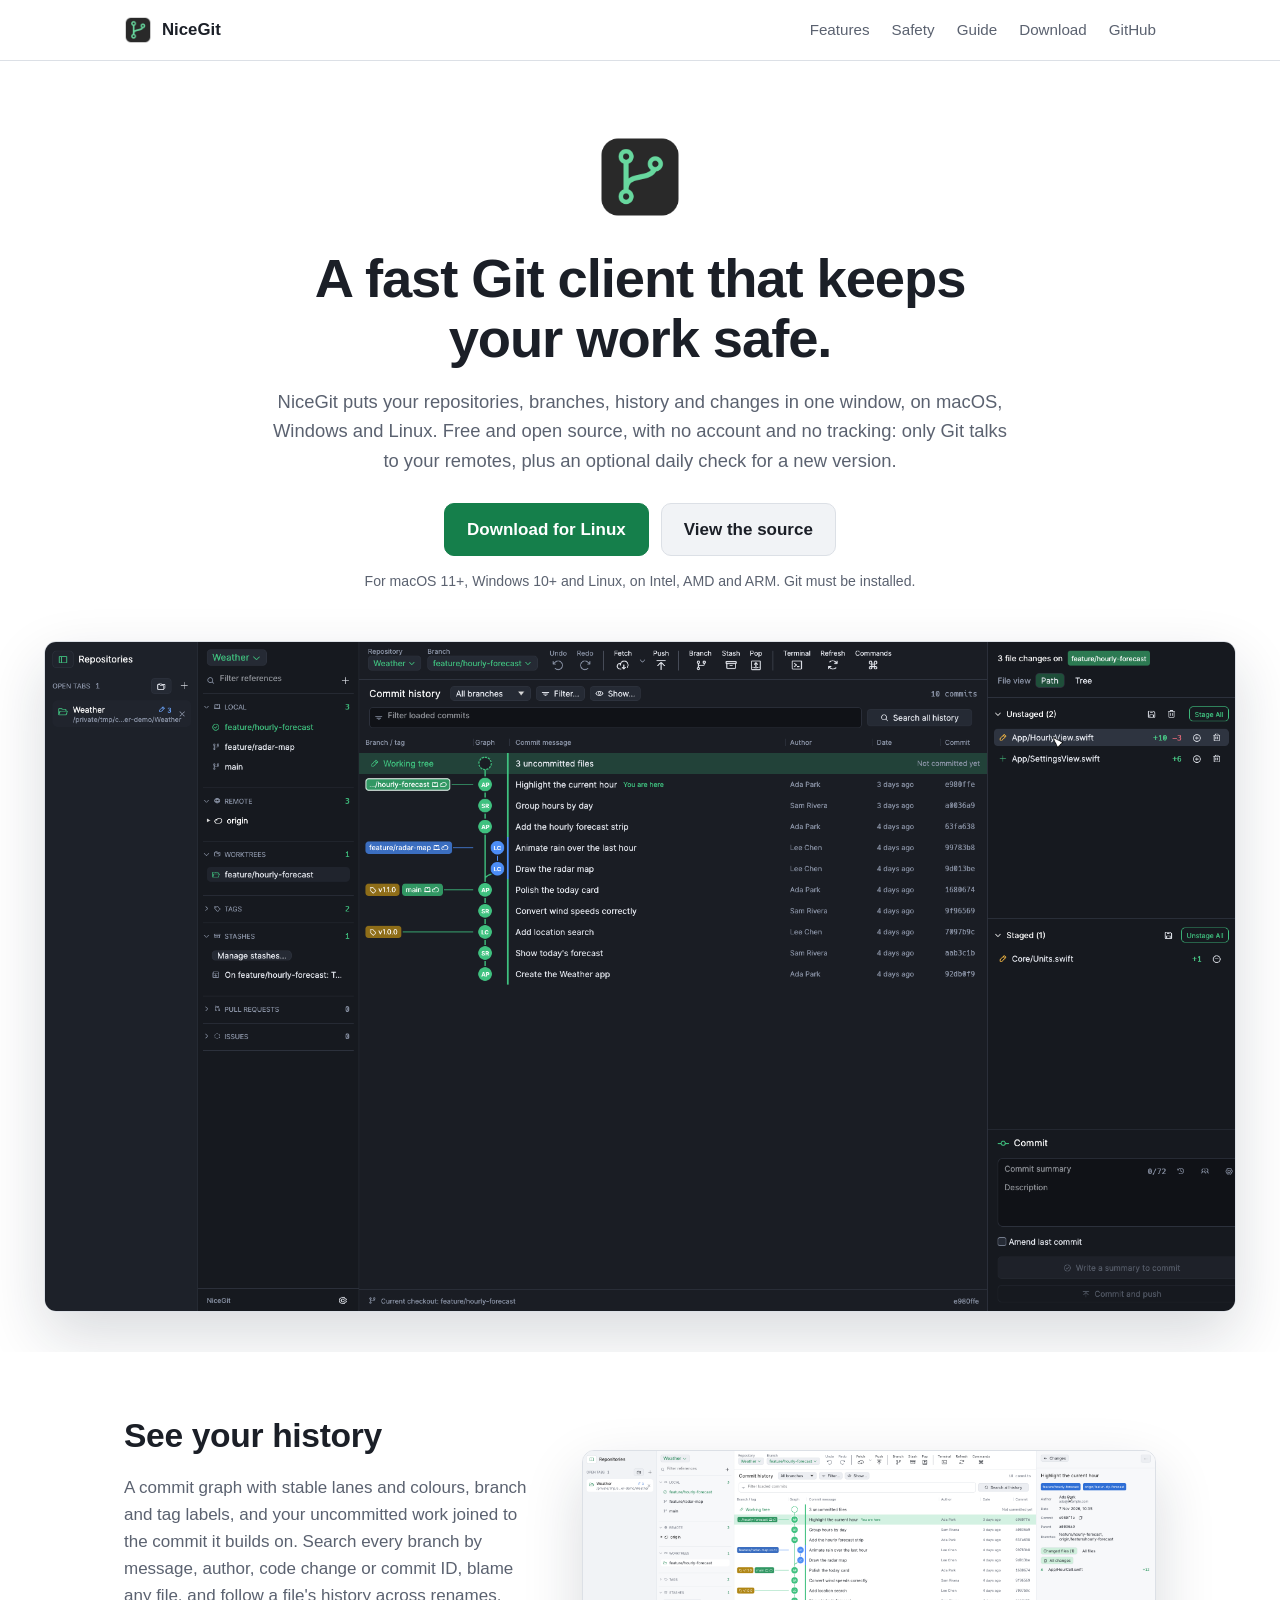
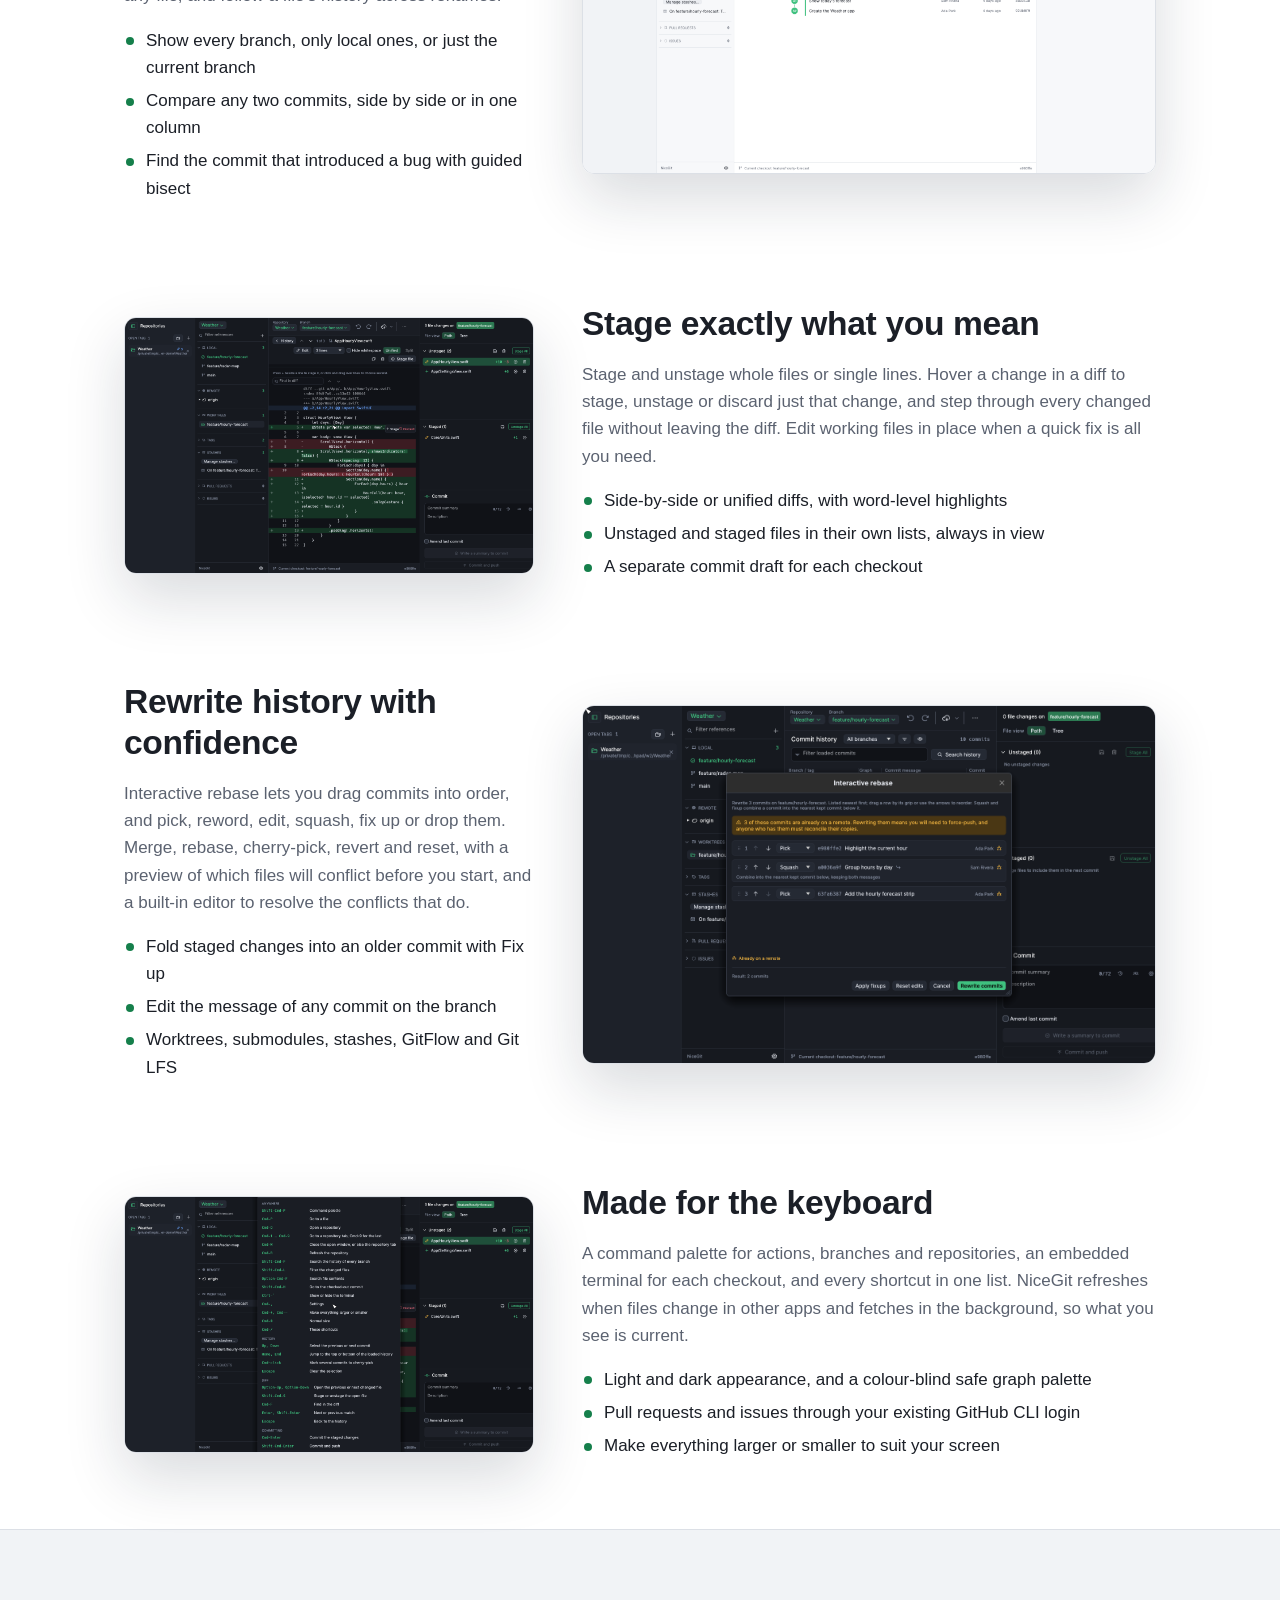
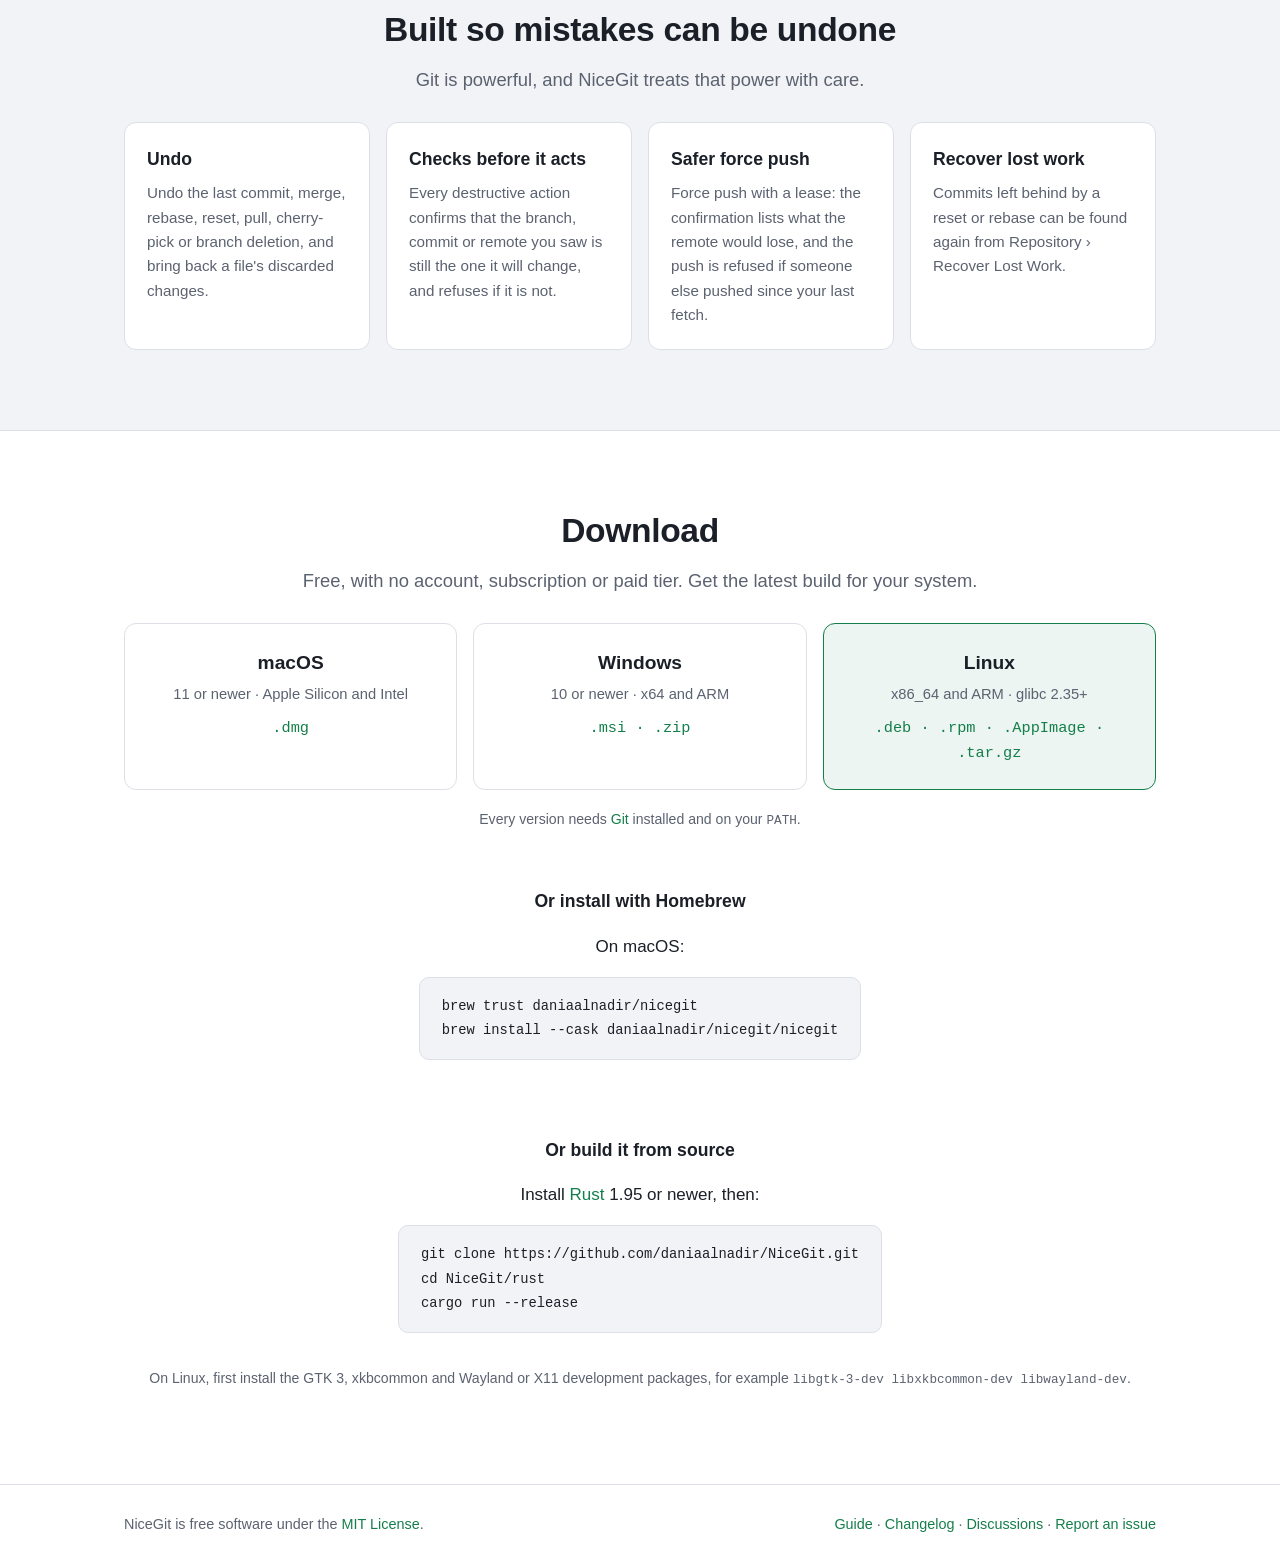
<file: site/index.html>
<!doctype html>
<html lang="en">
<head>
  <meta charset="utf-8">
  <meta name="viewport" content="width=device-width, initial-scale=1">
  <title>NiceGit · A fast, free Git client</title>
  <meta name="description" content="NiceGit is a fast, free and open-source Git client for macOS, Windows and Linux. See your history, stage line by line, and rewrite history safely.">
  <meta property="og:title" content="NiceGit">
  <meta property="og:description" content="A fast, free and open-source Git client for macOS, Windows and Linux.">
  <meta property="og:image" content="https://daniaalnadir.github.io/NiceGit/images/history.png">
  <meta name="color-scheme" content="dark light">
  <link rel="icon" href="images/icon.png">
  <link rel="stylesheet" href="style.css">
</head>
<body>
  <header class="top">
    <div class="wrap top-row">
      <a class="brand" href="#">
        <img src="images/icon.png" alt="" width="28" height="28">
        <span>NiceGit</span>
      </a>
      <nav aria-label="Sections">
        <a href="#features">Features</a>
        <a href="#safety">Safety</a>
        <a href="guide.html">Guide</a>
        <a href="#download">Download</a>
        <a href="https://github.com/daniaalnadir/NiceGit">GitHub</a>
      </nav>
    </div>
  </header>

  <main>
    <section class="hero">
      <div class="wrap">
        <img class="hero-icon" src="images/icon.png" alt="" width="88" height="88">
        <h1>A fast Git client that keeps your work safe.</h1>
        <p class="lead">
          NiceGit puts your repositories, branches, history and changes in one window, on
          macOS, Windows and Linux. Free and open source, with no account and no tracking:
          only Git talks to your remotes, plus an optional daily check for a new version.
        </p>
        <div class="actions">
          <a class="button primary" id="download-primary" href="https://github.com/daniaalnadir/NiceGit/releases/latest">Download NiceGit</a>
          <a class="button" href="https://github.com/daniaalnadir/NiceGit">View the source</a>
        </div>
        <p class="small muted" id="download-note">For macOS 11+, Windows 10+ and Linux, on Intel, AMD and ARM. Git must be installed.</p>
      </div>
      <div class="wrap wide">
        <figure class="shot hero-shot">
          <img src="images/history.png" width="1920" height="1080"
               alt="NiceGit showing a commit graph with three branches and two tags, the authors and dates of each commit, and a list of staged and unstaged files">
        </figure>
      </div>
    </section>

    <section id="features" class="features">
      <div class="wrap">
        <div class="feature">
          <div class="text">
            <h2>See your history</h2>
            <p>
              A commit graph with stable lanes and colours, branch and tag labels, and your
              uncommitted work joined to the commit it builds on. Search every branch by
              message, author, code change or commit ID, blame any file, and follow a file's
              history across renames.
            </p>
            <ul>
              <li>Show every branch, only local ones, or just the current branch</li>
              <li>Compare any two commits, side by side or in one column</li>
              <li>Find the commit that introduced a bug with guided bisect</li>
            </ul>
          </div>
          <figure class="shot">
            <img src="images/inspector-light.png" width="1920" height="1080" loading="lazy"
                 alt="The light appearance, with a commit selected and its author, date, branches and changed files shown in the inspector">
          </figure>
        </div>

        <div class="feature flip">
          <div class="text">
            <h2>Stage exactly what you mean</h2>
            <p>
              Stage and unstage whole files or single lines. Hover a change in a diff to stage,
              unstage or discard just that change, and step through every changed file without
              leaving the diff. Edit working files in place when a quick fix is all you need.
            </p>
            <ul>
              <li>Side-by-side or unified diffs, with word-level highlights</li>
              <li>Unstaged and staged files in their own lists, always in view</li>
              <li>A separate commit draft for each checkout</li>
            </ul>
          </div>
          <figure class="shot">
            <img src="images/stage-lines.png" width="1440" height="900" loading="lazy"
                 alt="A diff of a Swift file with the changed words highlighted, and Stage and Discard buttons beside the change under the pointer">
          </figure>
        </div>

        <div class="feature">
          <div class="text">
            <h2>Rewrite history with confidence</h2>
            <p>
              Interactive rebase lets you drag commits into order, and pick, reword, edit,
              squash, fix up or drop them. Merge, rebase, cherry-pick, revert and reset, with a
              preview of which files will conflict before you start, and a built-in editor to
              resolve the conflicts that do.
            </p>
            <ul>
              <li>Fold staged changes into an older commit with Fix up</li>
              <li>Edit the message of any commit on the branch</li>
              <li>Worktrees, submodules, stashes, GitFlow and Git LFS</li>
            </ul>
          </div>
          <figure class="shot">
            <img src="images/rebase.png" width="1440" height="900" loading="lazy"
                 alt="The interactive rebase window listing three commits, one set to Squash, with a warning that they are already on a remote">
          </figure>
        </div>

        <div class="feature flip">
          <div class="text">
            <h2>Made for the keyboard</h2>
            <p>
              A command palette for actions, branches and repositories, an embedded terminal
              for each checkout, and every shortcut in one list. NiceGit refreshes when files
              change in other apps and fetches in the background, so what you see is current.
            </p>
            <ul>
              <li>Light and dark appearance, and a colour-blind safe graph palette</li>
              <li>Pull requests and issues through your existing GitHub CLI login</li>
              <li>Make everything larger or smaller to suit your screen</li>
            </ul>
          </div>
          <figure class="shot">
            <img src="images/shortcuts.png" width="1440" height="900" loading="lazy"
                 alt="The keyboard shortcuts list, grouped into Anywhere, History, Diff and Committing">
          </figure>
        </div>
      </div>
    </section>

    <section id="safety" class="safety">
      <div class="wrap">
        <h2>Built so mistakes can be undone</h2>
        <p class="lead">Git is powerful, and NiceGit treats that power with care.</p>
        <div class="cards">
          <div class="card">
            <h3>Undo</h3>
            <p>Undo the last commit, merge, rebase, reset, pull, cherry-pick or branch deletion, and bring back a file's discarded changes.</p>
          </div>
          <div class="card">
            <h3>Checks before it acts</h3>
            <p>Every destructive action confirms that the branch, commit or remote you saw is still the one it will change, and refuses if it is not.</p>
          </div>
          <div class="card">
            <h3>Safer force push</h3>
            <p>Force push with a lease: the confirmation lists what the remote would lose, and the push is refused if someone else pushed since your last fetch.</p>
          </div>
          <div class="card">
            <h3>Recover lost work</h3>
            <p>Commits left behind by a reset or rebase can be found again from Repository › Recover Lost Work.</p>
          </div>
        </div>
      </div>
    </section>

    <section id="download" class="download">
      <div class="wrap">
        <h2>Download</h2>
        <p class="lead">Free, with no account, subscription or paid tier. Get the latest build for your system.</p>
        <div class="platforms">
          <a class="platform" data-os="mac" href="https://github.com/daniaalnadir/NiceGit/releases/latest">
            <strong>macOS</strong>
            <span>11 or newer · Apple Silicon and Intel</span>
            <code>.dmg</code>
          </a>
          <a class="platform" data-os="windows" href="https://github.com/daniaalnadir/NiceGit/releases/latest">
            <strong>Windows</strong>
            <span>10 or newer · x64 and ARM</span>
            <code>.msi · .zip</code>
          </a>
          <a class="platform" data-os="linux" href="https://github.com/daniaalnadir/NiceGit/releases/latest">
            <strong>Linux</strong>
            <span>x86_64 and ARM · glibc 2.35+</span>
            <code>.deb · .rpm · .AppImage · .tar.gz</code>
          </a>
        </div>
        <p class="muted small">Every version needs <a href="https://git-scm.com/downloads">Git</a> installed and on your <code>PATH</code>.</p>

        <h3 class="build-title">Or install with Homebrew</h3>
        <p>On macOS:</p>
        <pre><code>brew trust daniaalnadir/nicegit
brew install --cask daniaalnadir/nicegit/nicegit</code></pre>

        <h3 class="build-title">Or build it from source</h3>
        <p>Install <a href="https://rustup.rs">Rust</a> 1.95 or newer, then:</p>
        <pre><code>git clone https://github.com/daniaalnadir/NiceGit.git
cd NiceGit/rust
cargo run --release</code></pre>
        <p class="muted small">
          On Linux, first install the GTK 3, xkbcommon and Wayland or X11 development packages,
          for example <code>libgtk-3-dev libxkbcommon-dev libwayland-dev</code>.
        </p>
      </div>
    </section>
  </main>

  <footer>
    <div class="wrap footer-row">
      <span>NiceGit is free software under the <a href="https://github.com/daniaalnadir/NiceGit/blob/main/LICENSE">MIT License</a>.</span>
      <span>
        <a href="guide.html">Guide</a> ·
        <a href="https://github.com/daniaalnadir/NiceGit/blob/main/CHANGELOG.md">Changelog</a> ·
        <a href="https://github.com/daniaalnadir/NiceGit/discussions">Discussions</a> ·
        <a href="https://github.com/daniaalnadir/NiceGit/issues">Report an issue</a>
      </span>
    </div>
  </footer>

  <script>
    // Name the visitor's system on the main button and highlight its download.
    (function () {
      var ua = navigator.userAgent;
      var os = /Mac/.test(ua) && !/iPhone|iPad/.test(ua) ? "mac" : /Windows/.test(ua) ? "windows" : /Linux/.test(ua) && !/Android/.test(ua) ? "linux" : null;
      var names = { mac: "macOS", windows: "Windows", linux: "Linux" };
      if (!os) return;
      document.getElementById("download-primary").textContent = "Download for " + names[os];
      var card = document.querySelector('.platform[data-os="' + os + '"]');
      if (card) card.classList.add("current");
    })();
  </script>
</body>
</html>
</file>
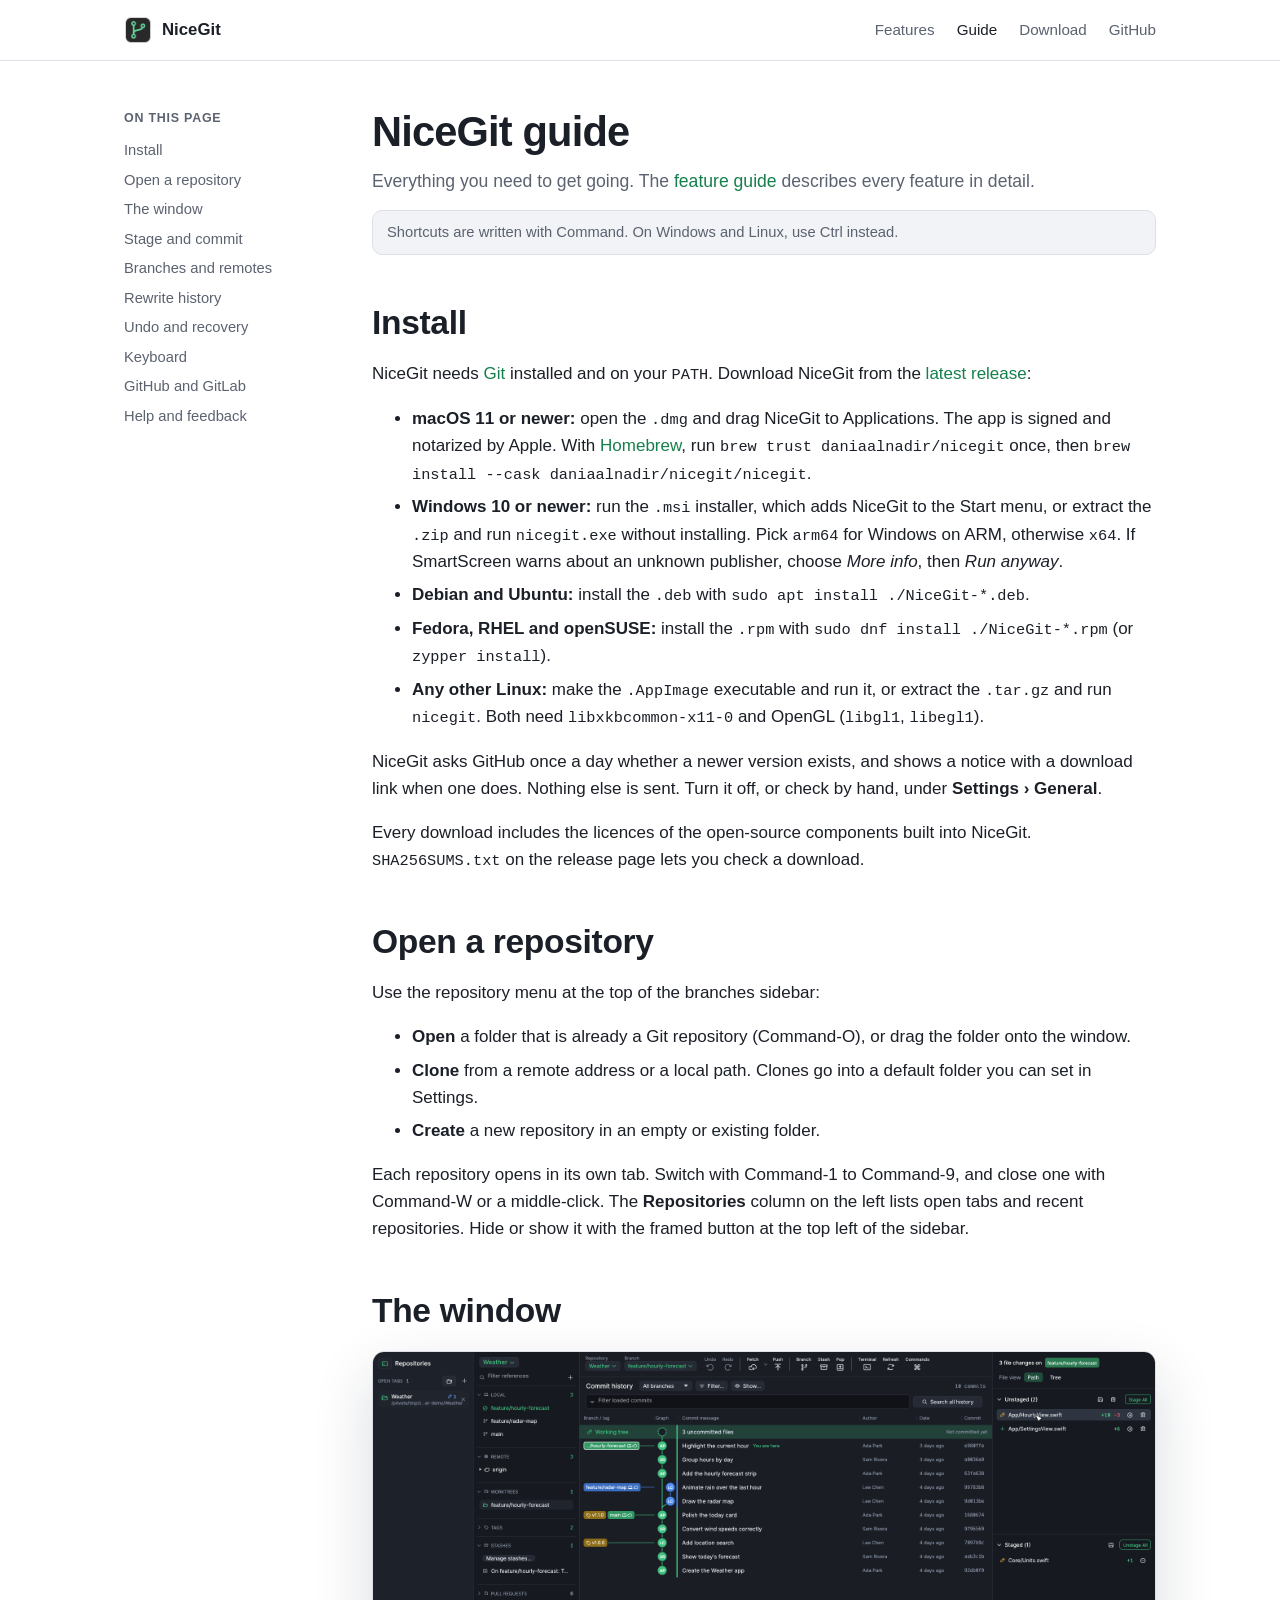
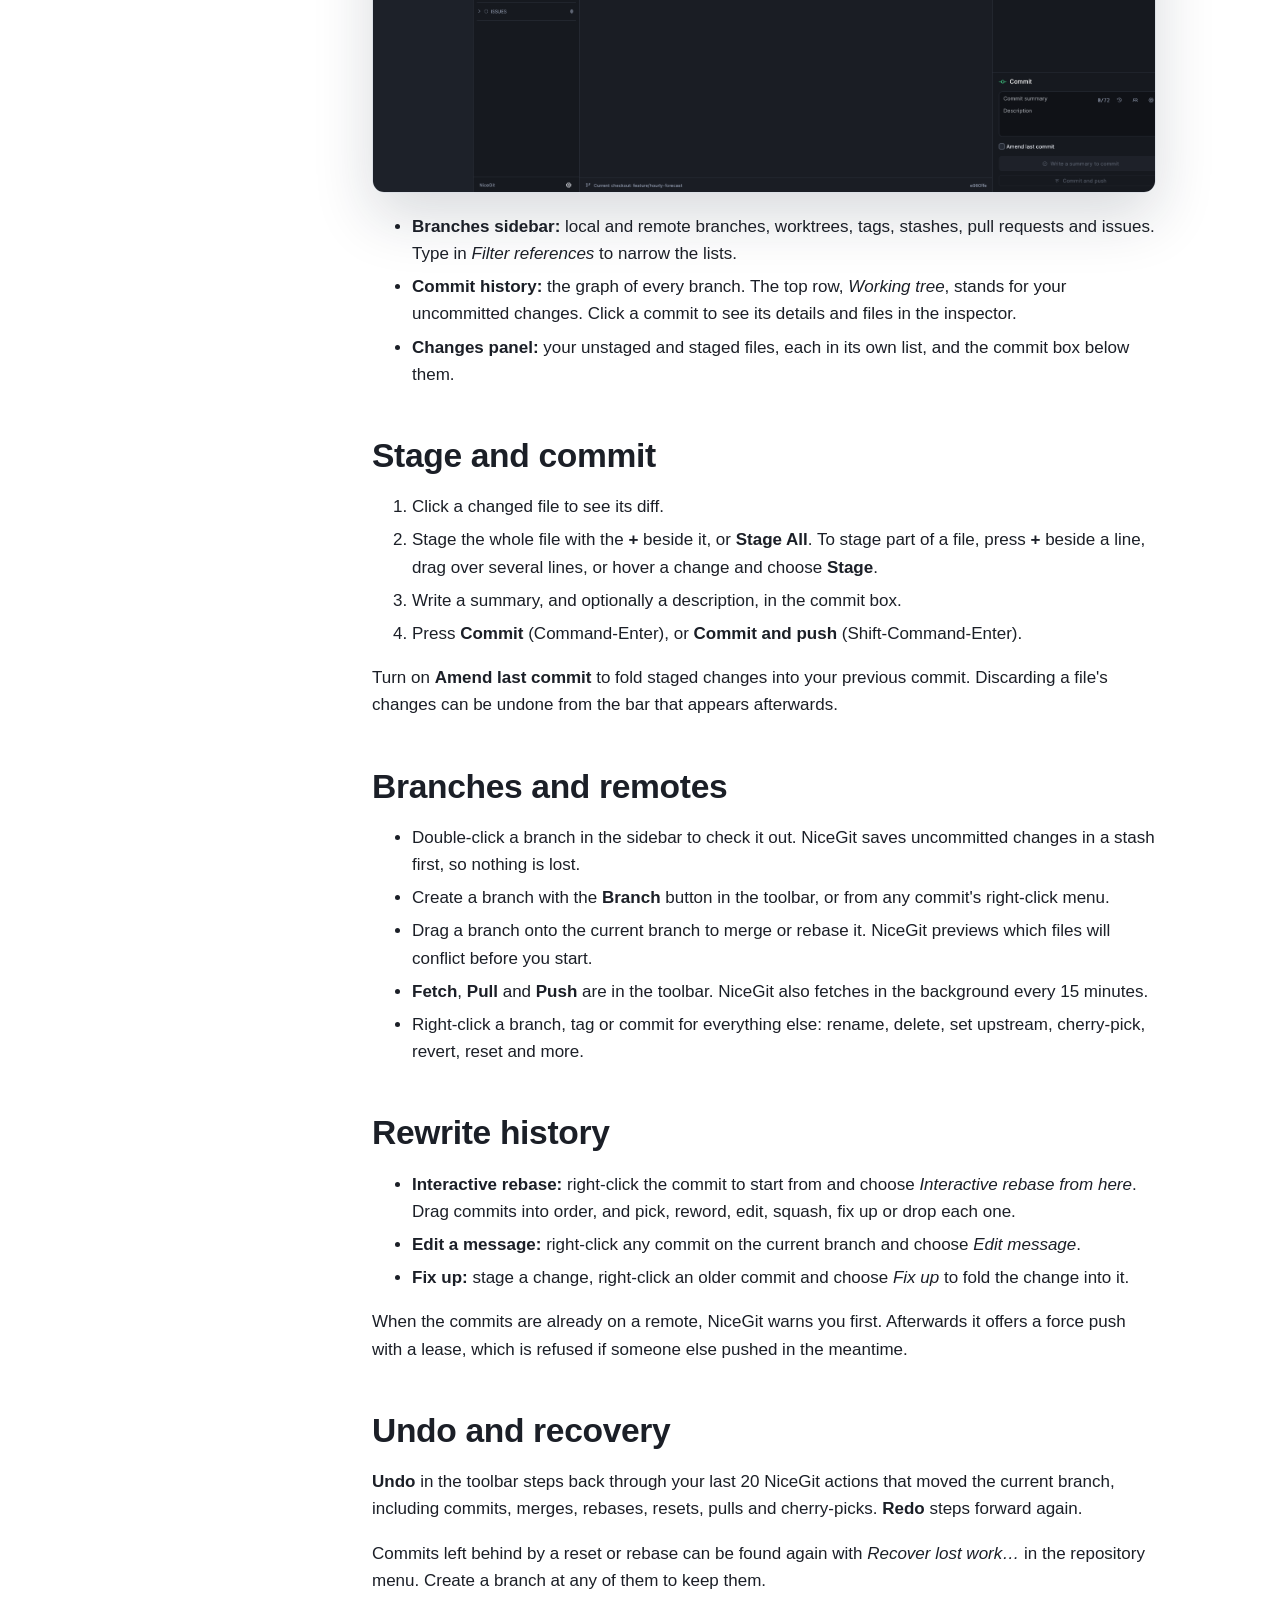
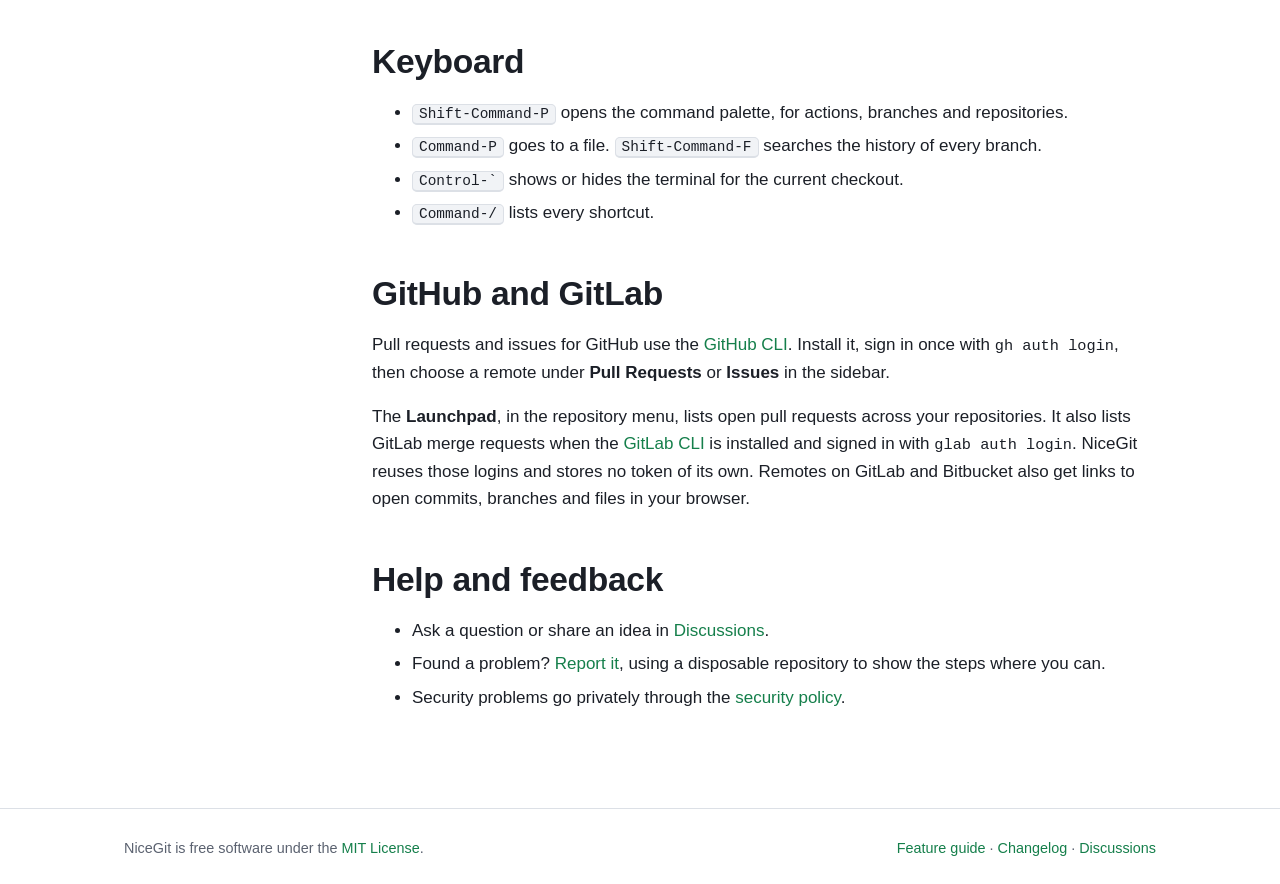
<file: site/guide.html>
<!doctype html>
<html lang="en">
<head>
  <meta charset="utf-8">
  <meta name="viewport" content="width=device-width, initial-scale=1">
  <title>NiceGit Guide</title>
  <meta name="description" content="How to install NiceGit and use it day to day: open repositories, stage and commit, work with branches, rewrite history, and undo.">
  <meta name="color-scheme" content="dark light">
  <link rel="icon" href="images/icon.png">
  <link rel="stylesheet" href="style.css">
</head>
<body>
  <header class="top">
    <div class="wrap top-row">
      <a class="brand" href="./">
        <img src="images/icon.png" alt="" width="28" height="28">
        <span>NiceGit</span>
      </a>
      <nav aria-label="Sections">
        <a href="./#features">Features</a>
        <a href="guide.html" aria-current="page">Guide</a>
        <a href="./#download">Download</a>
        <a href="https://github.com/daniaalnadir/NiceGit">GitHub</a>
      </nav>
    </div>
  </header>

  <main class="wrap guide">
    <aside class="toc" aria-label="On this page">
      <strong>On this page</strong>
      <a href="#install">Install</a>
      <a href="#open">Open a repository</a>
      <a href="#window">The window</a>
      <a href="#commit">Stage and commit</a>
      <a href="#branches">Branches and remotes</a>
      <a href="#history">Rewrite history</a>
      <a href="#undo">Undo and recovery</a>
      <a href="#keyboard">Keyboard</a>
      <a href="#github">GitHub and GitLab</a>
      <a href="#help">Help and feedback</a>
    </aside>

    <article class="doc">
      <h1>NiceGit guide</h1>
      <p class="lead-left">Everything you need to get going. The <a href="https://github.com/daniaalnadir/NiceGit/blob/main/docs/FEATURES.md">feature guide</a> describes every feature in detail.</p>
      <p class="note">Shortcuts are written with Command. On Windows and Linux, use Ctrl instead.</p>

      <section id="install">
        <h2>Install</h2>
        <p>NiceGit needs <a href="https://git-scm.com/downloads">Git</a> installed and on your <code>PATH</code>. Download NiceGit from the <a href="https://github.com/daniaalnadir/NiceGit/releases/latest">latest release</a>:</p>
        <ul>
          <li><strong>macOS 11 or newer:</strong> open the <code>.dmg</code> and drag NiceGit to Applications. The app is signed and notarized by Apple. With <a href="https://brew.sh">Homebrew</a>, run <code>brew trust daniaalnadir/nicegit</code> once, then <code>brew install --cask daniaalnadir/nicegit/nicegit</code>.</li>
          <li><strong>Windows 10 or newer:</strong> run the <code>.msi</code> installer, which adds NiceGit to the Start menu, or extract the <code>.zip</code> and run <code>nicegit.exe</code> without installing. Pick <code>arm64</code> for Windows on ARM, otherwise <code>x64</code>. If SmartScreen warns about an unknown publisher, choose <em>More info</em>, then <em>Run anyway</em>.</li>
          <li><strong>Debian and Ubuntu:</strong> install the <code>.deb</code> with <code>sudo apt install ./NiceGit-*.deb</code>.</li>
          <li><strong>Fedora, RHEL and openSUSE:</strong> install the <code>.rpm</code> with <code>sudo dnf install ./NiceGit-*.rpm</code> (or <code>zypper install</code>).</li>
          <li><strong>Any other Linux:</strong> make the <code>.AppImage</code> executable and run it, or extract the <code>.tar.gz</code> and run <code>nicegit</code>. Both need <code>libxkbcommon-x11-0</code> and OpenGL (<code>libgl1</code>, <code>libegl1</code>).</li>
        </ul>
        <p>NiceGit asks GitHub once a day whether a newer version exists, and shows a notice with a download link when one does. Nothing else is sent. Turn it off, or check by hand, under <strong>Settings › General</strong>.</p>
        <p>Every download includes the licences of the open-source components built into NiceGit. <code>SHA256SUMS.txt</code> on the release page lets you check a download.</p>
      </section>

      <section id="open">
        <h2>Open a repository</h2>
        <p>Use the repository menu at the top of the branches sidebar:</p>
        <ul>
          <li><strong>Open</strong> a folder that is already a Git repository (Command-O), or drag the folder onto the window.</li>
          <li><strong>Clone</strong> from a remote address or a local path. Clones go into a default folder you can set in Settings.</li>
          <li><strong>Create</strong> a new repository in an empty or existing folder.</li>
        </ul>
        <p>Each repository opens in its own tab. Switch with Command-1 to Command-9, and close one with Command-W or a middle-click. The <strong>Repositories</strong> column on the left lists open tabs and recent repositories. Hide or show it with the framed button at the top left of the sidebar.</p>
      </section>

      <section id="window">
        <h2>The window</h2>
        <figure class="shot">
          <img src="images/history.png" width="1920" height="1080" loading="lazy"
               alt="The NiceGit window: repositories on the far left, branches next to them, the commit history in the middle, and the Changes panel on the right">
        </figure>
        <ul>
          <li><strong>Branches sidebar:</strong> local and remote branches, worktrees, tags, stashes, pull requests and issues. Type in <em>Filter references</em> to narrow the lists.</li>
          <li><strong>Commit history:</strong> the graph of every branch. The top row, <em>Working tree</em>, stands for your uncommitted changes. Click a commit to see its details and files in the inspector.</li>
          <li><strong>Changes panel:</strong> your unstaged and staged files, each in its own list, and the commit box below them.</li>
        </ul>
      </section>

      <section id="commit">
        <h2>Stage and commit</h2>
        <ol>
          <li>Click a changed file to see its diff.</li>
          <li>Stage the whole file with the <strong>+</strong> beside it, or <strong>Stage All</strong>. To stage part of a file, press <strong>+</strong> beside a line, drag over several lines, or hover a change and choose <strong>Stage</strong>.</li>
          <li>Write a summary, and optionally a description, in the commit box.</li>
          <li>Press <strong>Commit</strong> (Command-Enter), or <strong>Commit and push</strong> (Shift-Command-Enter).</li>
        </ol>
        <p>Turn on <strong>Amend last commit</strong> to fold staged changes into your previous commit. Discarding a file's changes can be undone from the bar that appears afterwards.</p>
      </section>

      <section id="branches">
        <h2>Branches and remotes</h2>
        <ul>
          <li>Double-click a branch in the sidebar to check it out. NiceGit saves uncommitted changes in a stash first, so nothing is lost.</li>
          <li>Create a branch with the <strong>Branch</strong> button in the toolbar, or from any commit's right-click menu.</li>
          <li>Drag a branch onto the current branch to merge or rebase it. NiceGit previews which files will conflict before you start.</li>
          <li><strong>Fetch</strong>, <strong>Pull</strong> and <strong>Push</strong> are in the toolbar. NiceGit also fetches in the background every 15 minutes.</li>
          <li>Right-click a branch, tag or commit for everything else: rename, delete, set upstream, cherry-pick, revert, reset and more.</li>
        </ul>
      </section>

      <section id="history">
        <h2>Rewrite history</h2>
        <ul>
          <li><strong>Interactive rebase:</strong> right-click the commit to start from and choose <em>Interactive rebase from here</em>. Drag commits into order, and pick, reword, edit, squash, fix up or drop each one.</li>
          <li><strong>Edit a message:</strong> right-click any commit on the current branch and choose <em>Edit message</em>.</li>
          <li><strong>Fix up:</strong> stage a change, right-click an older commit and choose <em>Fix up</em> to fold the change into it.</li>
        </ul>
        <p>When the commits are already on a remote, NiceGit warns you first. Afterwards it offers a force push with a lease, which is refused if someone else pushed in the meantime.</p>
      </section>

      <section id="undo">
        <h2>Undo and recovery</h2>
        <p><strong>Undo</strong> in the toolbar steps back through your last 20 NiceGit actions that moved the current branch, including commits, merges, rebases, resets, pulls and cherry-picks. <strong>Redo</strong> steps forward again.</p>
        <p>Commits left behind by a reset or rebase can be found again with <em>Recover lost work…</em> in the repository menu. Create a branch at any of them to keep them.</p>
      </section>

      <section id="keyboard">
        <h2>Keyboard</h2>
        <ul>
          <li><kbd>Shift-Command-P</kbd> opens the command palette, for actions, branches and repositories.</li>
          <li><kbd>Command-P</kbd> goes to a file. <kbd>Shift-Command-F</kbd> searches the history of every branch.</li>
          <li><kbd>Control-`</kbd> shows or hides the terminal for the current checkout.</li>
          <li><kbd>Command-/</kbd> lists every shortcut.</li>
        </ul>
      </section>

      <section id="github">
        <h2>GitHub and GitLab</h2>
        <p>Pull requests and issues for GitHub use the <a href="https://cli.github.com">GitHub CLI</a>. Install it, sign in once with <code>gh auth login</code>, then choose a remote under <strong>Pull Requests</strong> or <strong>Issues</strong> in the sidebar.</p>
        <p>The <strong>Launchpad</strong>, in the repository menu, lists open pull requests across your repositories. It also lists GitLab merge requests when the <a href="https://gitlab.com/gitlab-org/cli">GitLab CLI</a> is installed and signed in with <code>glab auth login</code>. NiceGit reuses those logins and stores no token of its own. Remotes on GitLab and Bitbucket also get links to open commits, branches and files in your browser.</p>
      </section>

      <section id="help">
        <h2>Help and feedback</h2>
        <ul>
          <li>Ask a question or share an idea in <a href="https://github.com/daniaalnadir/NiceGit/discussions">Discussions</a>.</li>
          <li>Found a problem? <a href="https://github.com/daniaalnadir/NiceGit/issues/new?template=bug_report.md">Report it</a>, using a disposable repository to show the steps where you can.</li>
          <li>Security problems go privately through the <a href="https://github.com/daniaalnadir/NiceGit/security/policy">security policy</a>.</li>
        </ul>
      </section>
    </article>
  </main>

  <footer>
    <div class="wrap footer-row">
      <span>NiceGit is free software under the <a href="https://github.com/daniaalnadir/NiceGit/blob/main/LICENSE">MIT License</a>.</span>
      <span>
        <a href="https://github.com/daniaalnadir/NiceGit/blob/main/docs/FEATURES.md">Feature guide</a> ·
        <a href="https://github.com/daniaalnadir/NiceGit/blob/main/CHANGELOG.md">Changelog</a> ·
        <a href="https://github.com/daniaalnadir/NiceGit/discussions">Discussions</a>
      </span>
    </div>
  </footer>
</body>
</html>
</file>
<file: site/style.css>
/* NiceGit's website. Colours follow the app's own dark and light themes (rust/crates/nicegit/src/theme.rs). */

:root {
  --bg: #15181e;
  --surface: #1d2129;
  --card: #20242d;
  --border: #2e333e;
  --text: #e8ebf0;
  --muted: #8a93a6;
  --accent: #3fc17f;
  --accent-text: #0d1a12;
  --accent-soft: rgba(63, 193, 127, 0.12);
  --shadow: 0 24px 60px rgba(0, 0, 0, 0.45);
  --radius: 12px;
  color-scheme: dark;
}

@media (prefers-color-scheme: light) {
  :root {
    --bg: #ffffff;
    --surface: #f1f3f6;
    --card: #ffffff;
    --border: #dce0e6;
    --text: #1b1f27;
    --muted: #5b6270;
    --accent: #157f4b;
    --accent-text: #ffffff;
    --accent-soft: rgba(21, 127, 75, 0.08);
    --shadow: 0 24px 60px rgba(20, 30, 50, 0.16);
    color-scheme: light;
  }
}

* { box-sizing: border-box; }

html { scroll-behavior: smooth; }

/* Sections reached from the menu clear the sticky header. */
section[id] { scroll-margin-top: 60px; }

body {
  margin: 0;
  background: var(--bg);
  color: var(--text);
  font: 17px/1.6 -apple-system, BlinkMacSystemFont, "Segoe UI", Inter, Roboto, "Helvetica Neue", Arial, sans-serif;
  -webkit-font-smoothing: antialiased;
}

a { color: var(--accent); text-decoration: none; }
a:hover { text-decoration: underline; }

code, pre { font-family: ui-monospace, "SF Mono", Menlo, Consolas, monospace; font-size: 0.9em; }

.wrap { max-width: 1080px; margin: 0 auto; padding: 0 24px; }
.wrap.wide { max-width: 1240px; }

.muted { color: var(--muted); }
.small { font-size: 0.88rem; }

/* Header */

.top {
  position: sticky;
  top: 0;
  z-index: 10;
  background: color-mix(in srgb, var(--bg) 85%, transparent);
  backdrop-filter: blur(12px);
  -webkit-backdrop-filter: blur(12px);
  border-bottom: 1px solid var(--border);
}

.top-row { display: flex; align-items: center; justify-content: space-between; height: 60px; gap: 16px; }

.brand { display: flex; align-items: center; gap: 10px; color: var(--text); font-weight: 650; font-size: 1.05rem; }
.brand:hover { text-decoration: none; }
.brand img { border-radius: 7px; }

nav { display: flex; gap: 22px; }
nav a { color: var(--muted); font-size: 0.95rem; }
nav a:hover { color: var(--text); text-decoration: none; }

/* Hero */

.hero { padding: 72px 0 40px; text-align: center; overflow: hidden; }
.hero-icon { border-radius: 20px; margin-bottom: 20px; }

h1 {
  font-size: clamp(2.1rem, 5vw, 3.4rem);
  line-height: 1.1;
  letter-spacing: -0.02em;
  margin: 0 auto 18px;
  max-width: 14em;
}

h2 { font-size: clamp(1.6rem, 3.2vw, 2.1rem); line-height: 1.2; letter-spacing: -0.01em; margin: 0 0 14px; }
h3 { font-size: 1.1rem; margin: 0 0 8px; }

.lead { color: var(--muted); font-size: 1.15rem; max-width: 40em; margin: 0 auto 28px; }

.actions { display: flex; flex-wrap: wrap; gap: 12px; justify-content: center; margin-bottom: 14px; }

.button {
  display: inline-block;
  padding: 12px 22px;
  border-radius: 10px;
  border: 1px solid var(--border);
  background: var(--surface);
  color: var(--text);
  font-weight: 600;
}
.button:hover { text-decoration: none; border-color: var(--accent); }
.button.primary { background: var(--accent); border-color: var(--accent); color: var(--accent-text); }
.button.primary:hover { filter: brightness(1.08); }

.shot { margin: 0; }
.shot img {
  display: block;
  width: 100%;
  height: auto;
  border-radius: var(--radius);
  border: 1px solid var(--border);
  box-shadow: var(--shadow);
}

.hero-shot { margin-top: 48px; }

/* Features */

.features { padding: 64px 0; }

.feature {
  display: grid;
  grid-template-columns: 5fr 7fr;
  gap: 48px;
  align-items: center;
  margin-bottom: 96px;
}
.feature:last-child { margin-bottom: 0; }
.feature.flip .text { order: 2; }

.feature p { color: var(--muted); }
.feature ul { padding: 0; margin: 16px 0 0; list-style: none; }
.feature li { position: relative; padding-left: 22px; margin: 6px 0; }
.feature li::before {
  content: "";
  position: absolute;
  left: 2px;
  top: 0.62em;
  width: 8px;
  height: 8px;
  border-radius: 50%;
  background: var(--accent);
}

/* Safety */

.safety { padding: 80px 0; background: var(--surface); border-block: 1px solid var(--border); text-align: center; }
.cards { display: grid; grid-template-columns: repeat(4, 1fr); gap: 16px; text-align: left; }
.card { background: var(--card); border: 1px solid var(--border); border-radius: var(--radius); padding: 22px; }
.card p { color: var(--muted); margin: 0; font-size: 0.95rem; }

/* Download */

.download { padding: 80px 0; text-align: center; }
.platforms { display: grid; grid-template-columns: repeat(3, 1fr); gap: 16px; margin-bottom: 18px; }

.platform {
  display: flex;
  flex-direction: column;
  gap: 4px;
  padding: 24px;
  border-radius: var(--radius);
  border: 1px solid var(--border);
  background: var(--card);
  color: var(--text);
}
.platform:hover { text-decoration: none; border-color: var(--accent); }
.platform strong { font-size: 1.2rem; }
.platform span { color: var(--muted); font-size: 0.92rem; }
.platform code { color: var(--accent); margin-top: 6px; }
.platform.current { border-color: var(--accent); background: var(--accent-soft); }

.build-title { margin-top: 56px; }

pre {
  display: inline-block;
  text-align: left;
  background: var(--surface);
  border: 1px solid var(--border);
  border-radius: 10px;
  padding: 16px 22px;
  margin: 0 0 12px;
  max-width: 100%;
  overflow-x: auto;
}

/* Guide */

.guide { display: grid; grid-template-columns: 200px minmax(0, 1fr); gap: 48px; padding-top: 48px; padding-bottom: 80px; }
.toc { position: sticky; top: 84px; align-self: start; display: flex; flex-direction: column; gap: 6px; font-size: 0.92rem; }
.toc strong { color: var(--muted); font-size: 0.78rem; text-transform: uppercase; letter-spacing: 0.06em; margin-bottom: 4px; }
.toc a { color: var(--muted); }
.toc a:hover { color: var(--text); text-decoration: none; }
.doc h1 { text-align: left; margin: 0 0 12px; max-width: none; font-size: clamp(2rem, 4vw, 2.6rem); }
.doc h2 { margin-top: 48px; }
.doc section { scroll-margin-top: 72px; }
.doc li { margin: 6px 0; }
.doc .shot { margin: 20px 0; }
.lead-left { color: var(--muted); font-size: 1.1rem; margin: 0 0 12px; }
.note { background: var(--surface); border: 1px solid var(--border); border-radius: 10px; padding: 10px 14px; font-size: 0.92rem; color: var(--muted); }
kbd { font-family: ui-monospace, "SF Mono", Menlo, Consolas, monospace; font-size: 0.85em; padding: 1px 6px; border: 1px solid var(--border); border-bottom-width: 2px; border-radius: 5px; background: var(--surface); white-space: nowrap; }
nav a[aria-current="page"] { color: var(--text); }

/* Footer */

footer { border-top: 1px solid var(--border); padding: 28px 0; color: var(--muted); font-size: 0.9rem; }
.footer-row { display: flex; flex-wrap: wrap; justify-content: space-between; gap: 12px; }

/* Narrow screens */

@media (max-width: 860px) {
  .guide { grid-template-columns: 1fr; gap: 24px; }
  .toc { position: static; flex-direction: row; flex-wrap: wrap; gap: 6px 14px; }
  .toc strong { width: 100%; }
  .feature { grid-template-columns: 1fr; gap: 24px; margin-bottom: 64px; }
  .feature.flip .text { order: 0; }
  .cards { grid-template-columns: 1fr 1fr; }
  .platforms { grid-template-columns: 1fr; }
}

@media (max-width: 560px) {
  .wrap { padding: 0 16px; }
  nav { gap: 14px; }
  nav a:not(:last-child):not([href$="#download"]) { display: none; }
  .hero { padding-top: 48px; }
  .cards { grid-template-columns: 1fr; }
}
</file>
